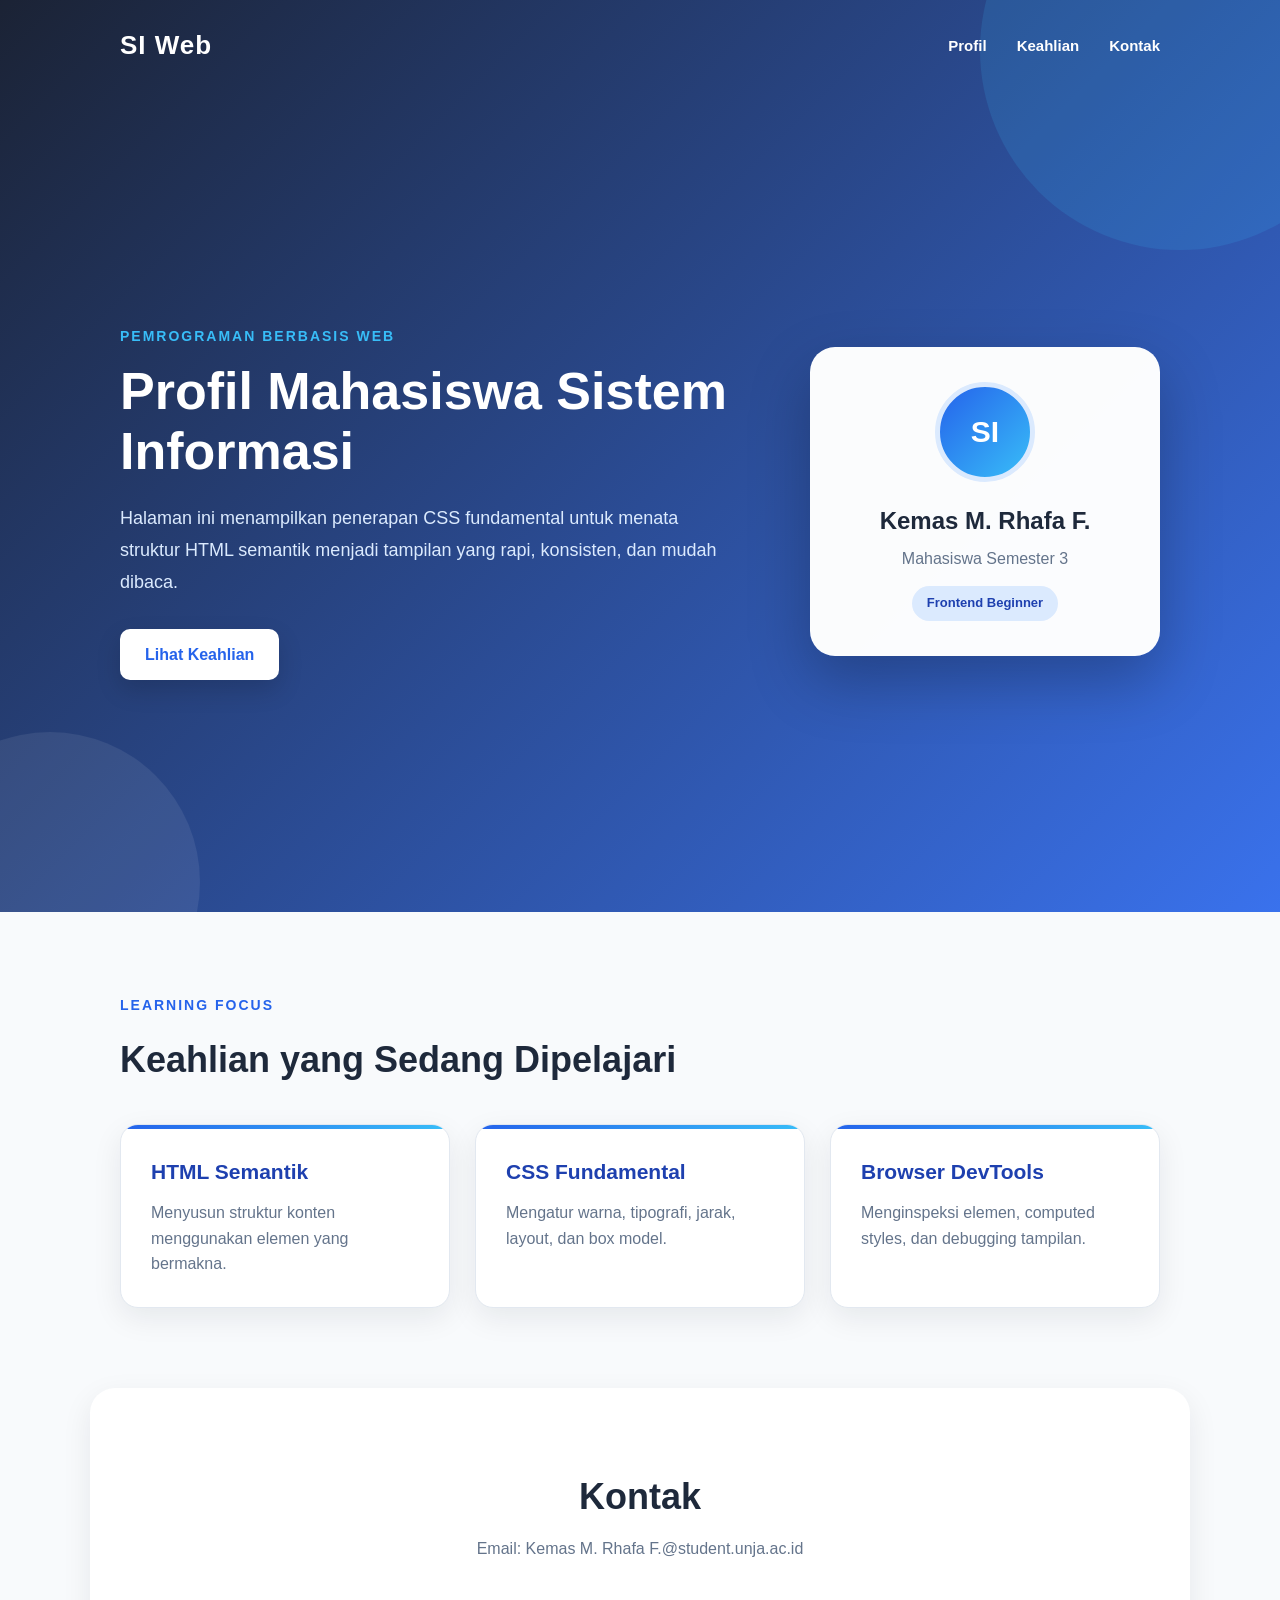
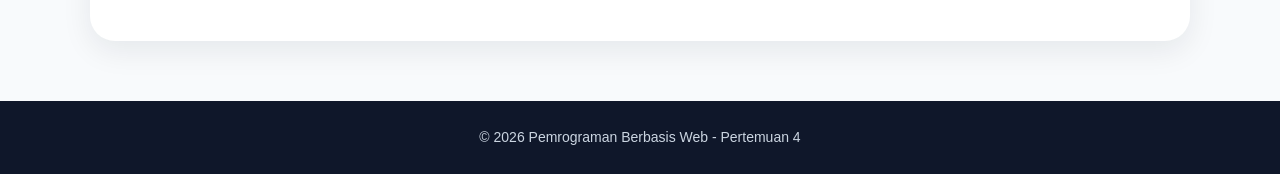
<file: p1/index.html>
<!DOCTYPE html>
<html lang="id">
<head>
    <meta charset="UTF-8">
    <meta name="viewport" content="width=device-width, initial-scale=1.0">
    <title>Profil Mahasiswa Sistem Informasi</title>
    <link rel="stylesheet" href="style.css">
</head>
<body>

<header class="site-header">
    <nav class="navbar" aria-label="Navigasi utama">
        <a class="brand" href="#">SI Web</a>

        <ul class="nav-links">
            <li><a href="#profil">Profil</a></li>
            <li><a href="#keahlian">Keahlian</a></li>
            <li><a href="#kontak">Kontak</a></li>
        </ul>
    </nav>

    <section class="hero" id="profil">
        <div class="hero-text">
            <p class="eyebrow">Pemrograman Berbasis Web</p>
            <h1>Profil Mahasiswa Sistem Informasi</h1>
            <p class="lead">
                Halaman ini menampilkan penerapan CSS fundamental untuk
                menata struktur HTML semantik menjadi tampilan yang rapi,
                konsisten, dan mudah dibaca.
            </p>
            <a class="button" href="#keahlian">Lihat Keahlian</a>
        </div>

        <div class="profile-card" aria-label="Kartu profil singkat">
            <div class="avatar">SI</div>
            <h2>Kemas M. Rhafa F.</h2>
            <p>Mahasiswa Semester 3</p>
            <span>Frontend Beginner</span>
        </div>
    </section>
</header>

<main>
    <section class="section" id="keahlian">
        <p class="eyebrow">Learning Focus</p>
        <h2>Keahlian yang Sedang Dipelajari</h2>

        <div class="grid">
            <article class="card">
                <h3>HTML Semantik</h3>
                <p>Menyusun struktur konten menggunakan elemen yang bermakna.</p>
            </article>

            <article class="card">
                <h3>CSS Fundamental</h3>
                <p>Mengatur warna, tipografi, jarak, layout, dan box model.</p>
            </article>

            <article class="card">
                <h3>Browser DevTools</h3>
                <p>Menginspeksi elemen, computed styles, dan debugging tampilan.</p>
            </article>
        </div>
    </section>

    <section class="section contact" id="kontak">
        <h2>Kontak</h2>
        <p>Email: Kemas M. Rhafa F.@student.unja.ac.id</p>
    </section>
</main>

<footer class="footer">
    <p>&copy; 2026 Pemrograman Berbasis Web - Pertemuan 4</p>
</footer>

</body>
</html>
</file>
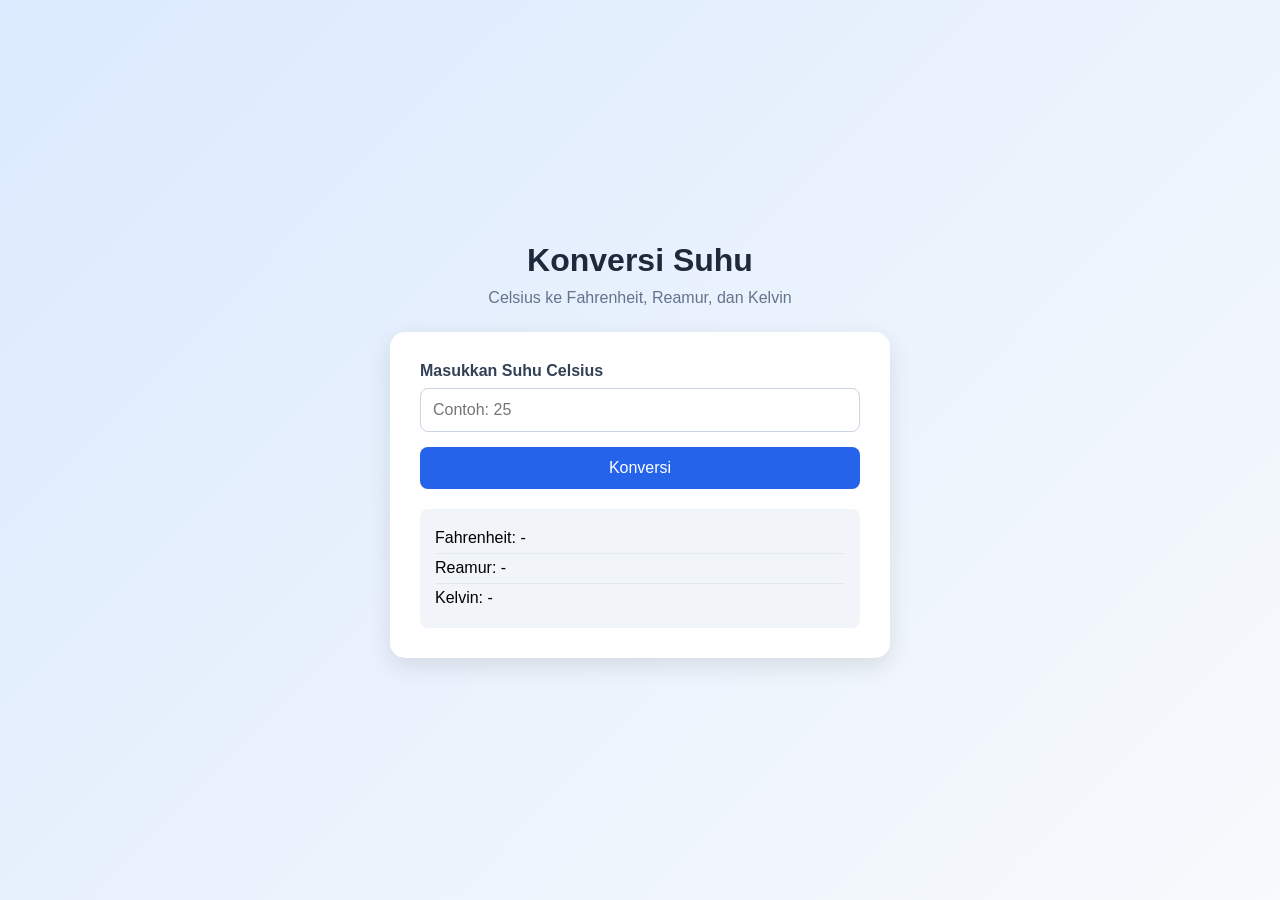
<file: p10/index.html>
<!DOCTYPE html>
<html lang="id">
<head>
    <meta charset="UTF-8">
    <meta name="viewport" content="width=device-width, initial-scale=1.0">
    <title>Konversi Suhu</title>
    <link rel="stylesheet" href="style.css">
</head>
<body>

    <div class="container">
        <h1>Konversi Suhu</h1>
        <p class="subtitle">Celsius ke Fahrenheit, Reamur, dan Kelvin</p>

        <div class="card">
            <label for="celsius">Masukkan Suhu Celsius</label>
            <input type="number" id="celsius" placeholder="Contoh: 25">

            <button onclick="konversiSuhu()">Konversi</button>

            <div id="hasil">
                <p>Fahrenheit: -</p>
                <p>Reamur: -</p>
                <p>Kelvin: -</p>
            </div>
        </div>
    </div>

    <script src="script.js"></script>

</body>
</html>
</file>
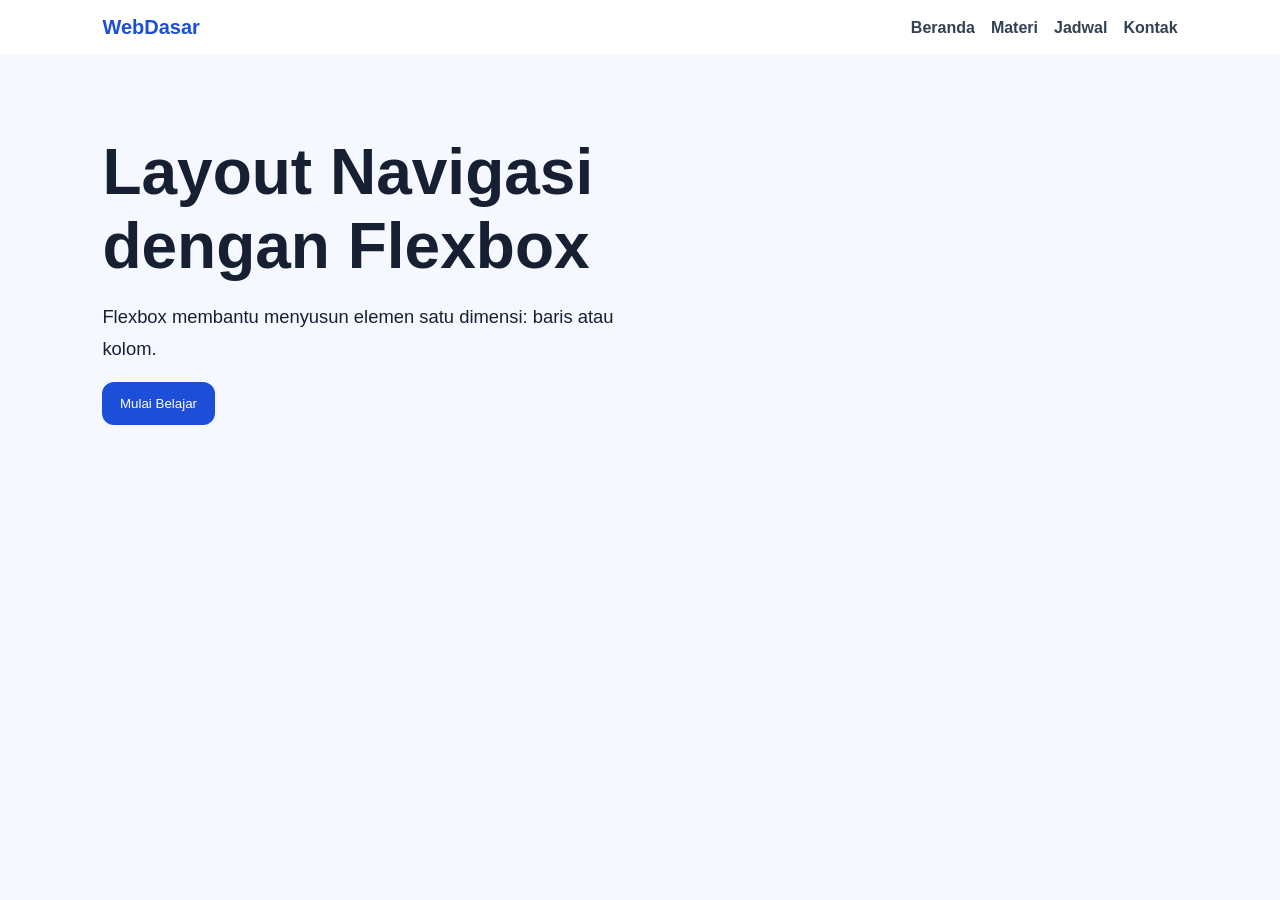
<file: p2/index.html>
<!DOCTYPE html>
<html lang="id">
<head>
    <meta charset="UTF-8">
    <meta name="viewport" content="width=device-width, initial-scale=1.0">
    <title>Contoh Flexbox Navbar</title>
    <link rel="stylesheet" href="style.css">
</head>
<body>

<header class="site-header">
    <a class="brand" href="#">WebDasar</a>

    <nav class="nav-menu" aria-label="Menu utama">
        <a href="#">Beranda</a>
        <a href="#">Materi</a>
        <a href="#">Jadwal</a>
        <a href="#">Kontak</a>
    </nav>
</header>

<main class="hero">
    <h1>Layout Navigasi dengan Flexbox</h1>
    <p>Flexbox membantu menyusun elemen satu dimensi: baris atau kolom.</p>
    <button>Mulai Belajar</button>
</main>

</body>
</html>
</file>
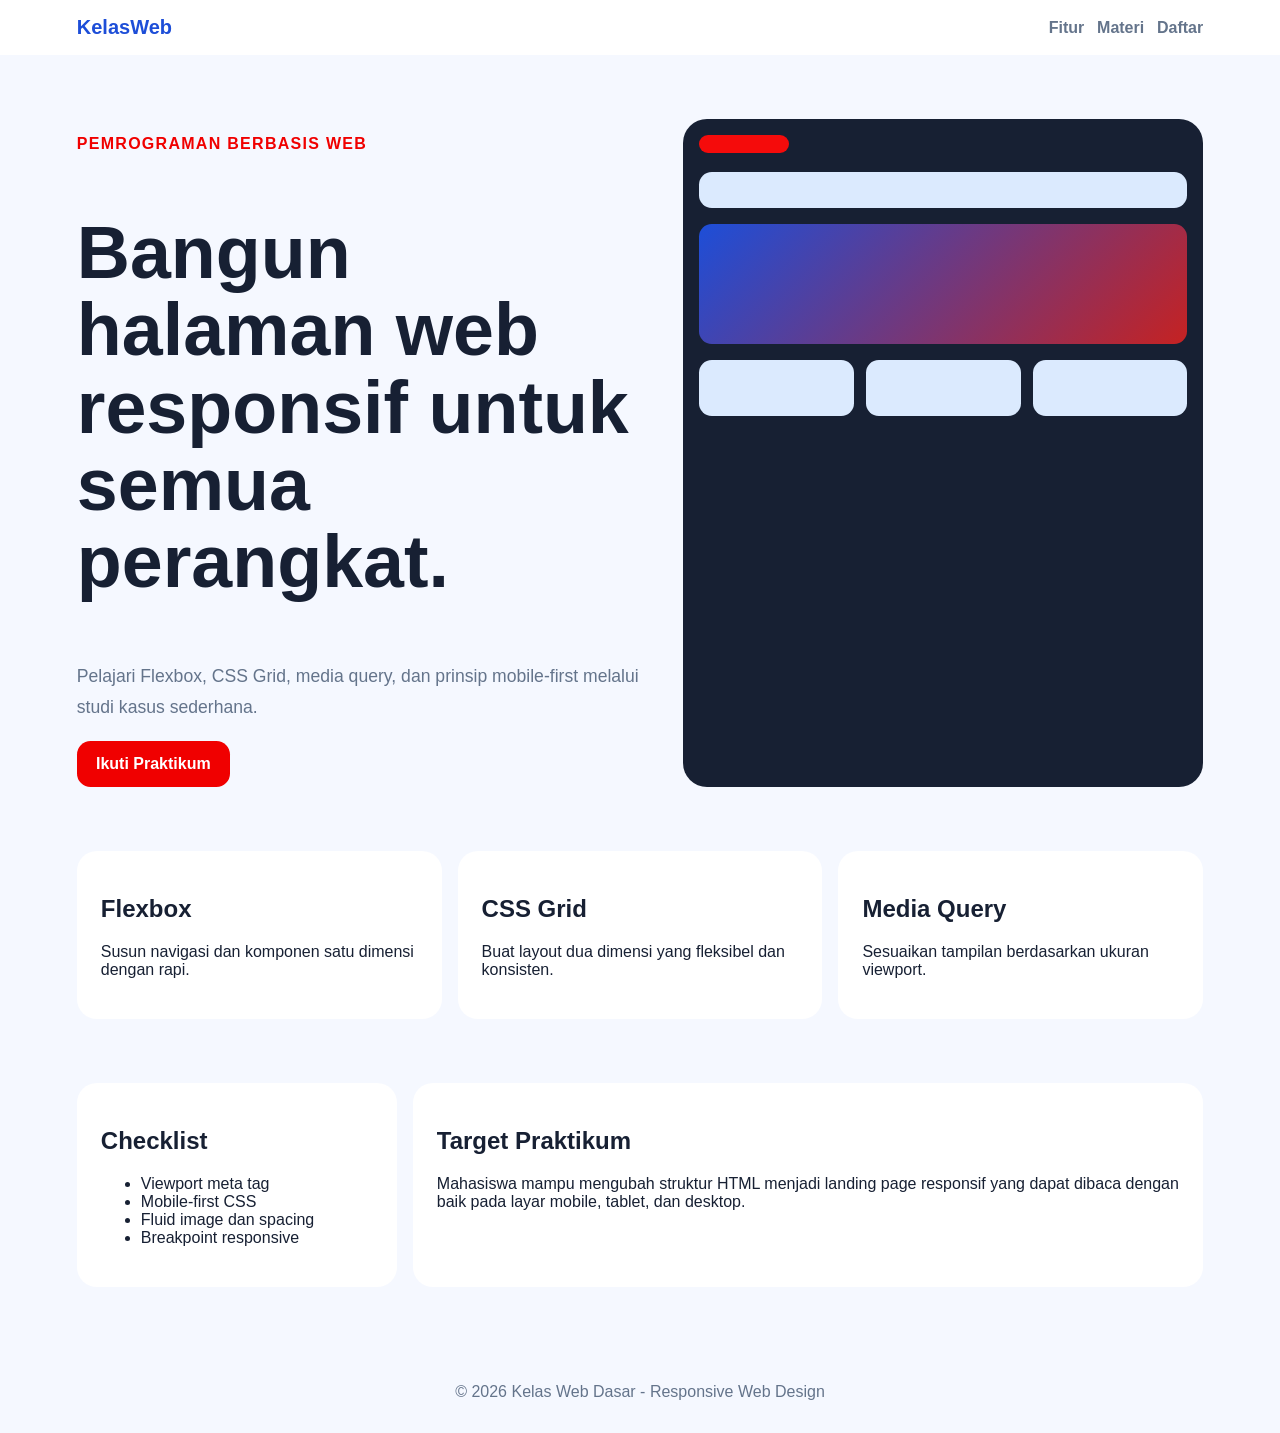
<file: p3/index.html>
<!DOCTYPE html>
<html lang="id">
<head>
    <meta charset="UTF-8">
    <meta name="viewport" content="width=device-width, initial-scale=1.0">
    <title>Kelas Web Dasar</title>
    <link rel="stylesheet" href="style.css">
</head>

<body>

<header class="topbar">
    <a class="brand" href="#">KelasWeb</a>

    <nav class="nav" aria-label="Menu utama">
        <a href="#fitur">Fitur</a>
        <a href="#materi">Materi</a>
        <a href="#daftar">Daftar</a>
    </nav>
</header>

<main>

<section class="hero">
    <div class="hero-text">
        <p class="eyebrow">Pemrograman Berbasis Web</p>
        <h1>Bangun halaman web responsif untuk semua perangkat.</h1>
        <p class="lead">
            Pelajari Flexbox, CSS Grid, media query, dan prinsip
            mobile-first melalui studi kasus sederhana.
        </p>
        <a class="btn" href="#daftar">Ikuti Praktikum</a>
    </div>

    <div class="device-card" aria-label="Ilustrasi tampilan responsif">
        <div class="browser-bar"></div>
        <div class="mock-nav"></div>
        <div class="mock-hero"></div>

        <div class="mock-grid">
            <span></span>
            <span></span>
            <span></span>
        </div>
    </div>
</section>

<section id="fitur" class="features">
    <article>
        <h2>Flexbox</h2>
        <p>Susun navigasi dan komponen satu dimensi dengan rapi.</p>
    </article>

    <article>
        <h2>CSS Grid</h2>
        <p>Buat layout dua dimensi yang fleksibel dan konsisten.</p>
    </article>

    <article>
        <h2>Media Query</h2>
        <p>Sesuaikan tampilan berdasarkan ukuran viewport.</p>
    </article>
</section>

<section id="materi" class="content-layout">
    <aside>
        <h2>Checklist</h2>
        <ul>
            <li>Viewport meta tag</li>
            <li>Mobile-first CSS</li>
            <li>Fluid image dan spacing</li>
            <li>Breakpoint responsive</li>
        </ul>
    </aside>

    <article>
        <h2>Target Praktikum</h2>
        <p>
            Mahasiswa mampu mengubah struktur HTML menjadi landing page
            responsif yang dapat dibaca dengan baik pada layar mobile,
            tablet, dan desktop.
        </p>
    </article>
</section>

</main>

<footer id="daftar">
    &copy; 2026 Kelas Web Dasar - Responsive Web Design
</footer>

</body>
</html>
</file>
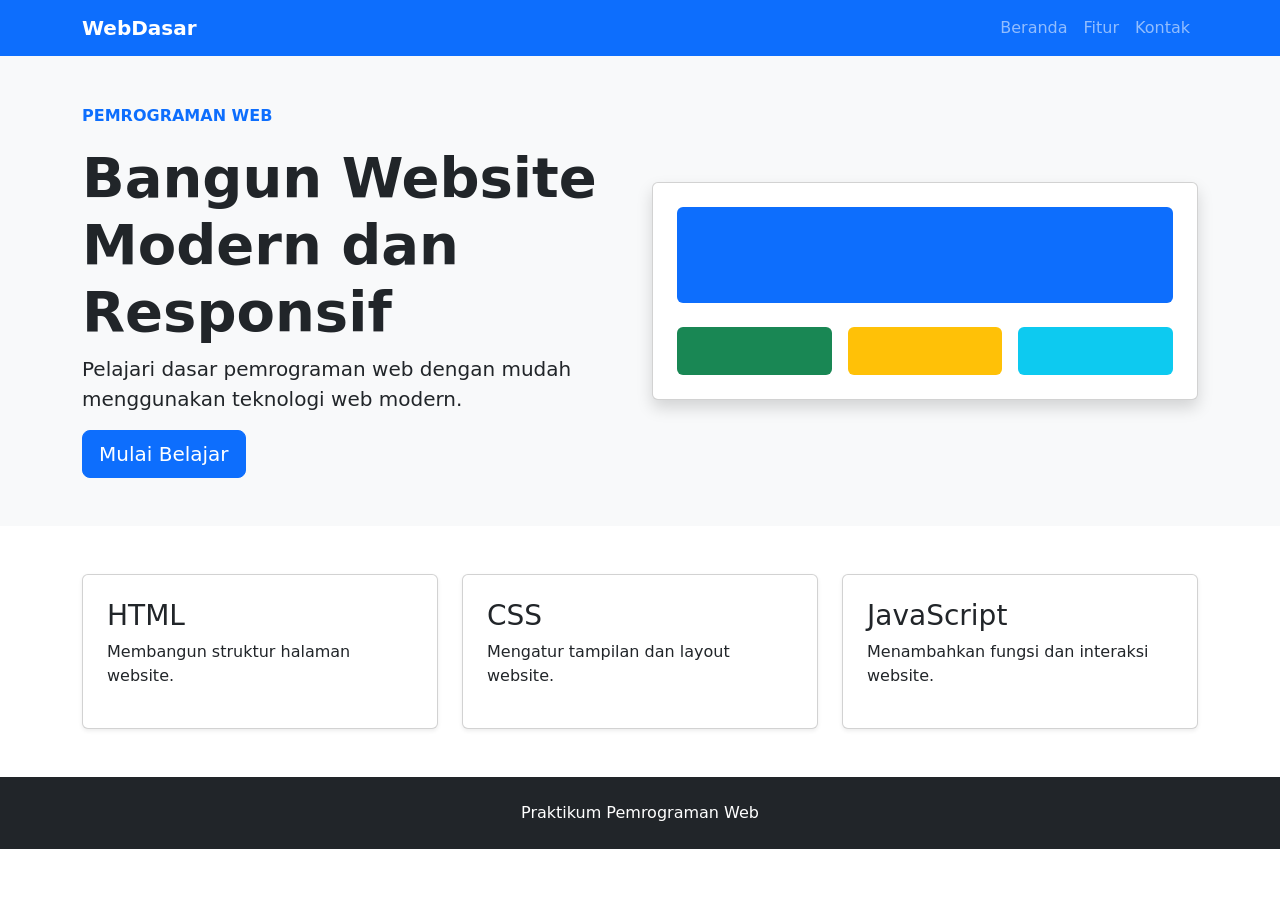
<file: p4/index.html>
<!DOCTYPE html>
<html lang="id">
<head>
    <meta charset="UTF-8">
    <meta name="viewport" content="width=device-width, initial-scale=1.0">
    <title>Landing Page Bootstrap</title>

    <link
        href="https://cdn.jsdelivr.net/npm/bootstrap@5.3.3/dist/css/bootstrap.min.css"
        rel="stylesheet">
</head>

<body>

<nav class="navbar navbar-expand-lg bg-primary navbar-dark">
    <div class="container">
        <a class="navbar-brand fw-bold" href="#">WebDasar</a>

        <button
            class="navbar-toggler"
            type="button"
            data-bs-toggle="collapse"
            data-bs-target="#navbarNav">
            <span class="navbar-toggler-icon"></span>
        </button>

        <div class="collapse navbar-collapse" id="navbarNav">
            <ul class="navbar-nav ms-auto">
                <li class="nav-item">
                    <a class="nav-link" href="#">Beranda</a>
                </li>
                <li class="nav-item">
                    <a class="nav-link" href="#fitur">Fitur</a>
                </li>
                <li class="nav-item">
                    <a class="nav-link" href="#kontak">Kontak</a>
                </li>
            </ul>
        </div>
    </div>
</nav>

<section class="py-5 bg-light">
    <div class="container">
        <div class="row align-items-center min-vh-75">
            <div class="col-lg-6">
                <p class="text-primary fw-bold">PEMROGRAMAN WEB</p>

                <h1 class="display-4 fw-bold">
                    Bangun Website Modern dan Responsif
                </h1>

                <p class="lead">
                    Pelajari dasar pemrograman web dengan mudah menggunakan
                    teknologi web modern.
                </p>

                <a href="#fitur" class="btn btn-primary btn-lg">
                    Mulai Belajar
                </a>
            </div>

            <div class="col-lg-6 mt-4 mt-lg-0">
                <div class="card shadow p-4">
                    <div class="bg-primary rounded p-5"></div>
                    <div class="row g-3 mt-2">
                        <div class="col-4">
                            <div class="bg-success rounded p-4"></div>
                        </div>
                        <div class="col-4">
                            <div class="bg-warning rounded p-4"></div>
                        </div>
                        <div class="col-4">
                            <div class="bg-info rounded p-4"></div>
                        </div>
                    </div>
                </div>
            </div>
        </div>
    </div>
</section>

<section id="fitur" class="py-5">
    <div class="container">
        <div class="row g-4">

            <div class="col-md-4">
                <div class="card h-100 shadow-sm p-4">
                    <h3>HTML</h3>
                    <p>Membangun struktur halaman website.</p>
                </div>
            </div>

            <div class="col-md-4">
                <div class="card h-100 shadow-sm p-4">
                    <h3>CSS</h3>
                    <p>Mengatur tampilan dan layout website.</p>
                </div>
            </div>

            <div class="col-md-4">
                <div class="card h-100 shadow-sm p-4">
                    <h3>JavaScript</h3>
                    <p>Menambahkan fungsi dan interaksi website.</p>
                </div>
            </div>

        </div>
    </div>
</section>

<footer id="kontak" class="bg-dark text-white text-center py-4">
    <p class="mb-0">Praktikum Pemrograman Web</p>
</footer>

<script
    src="https://cdn.jsdelivr.net/npm/bootstrap@5.3.3/dist/js/bootstrap.bundle.min.js">
</script>

</body>
</html>
</file>
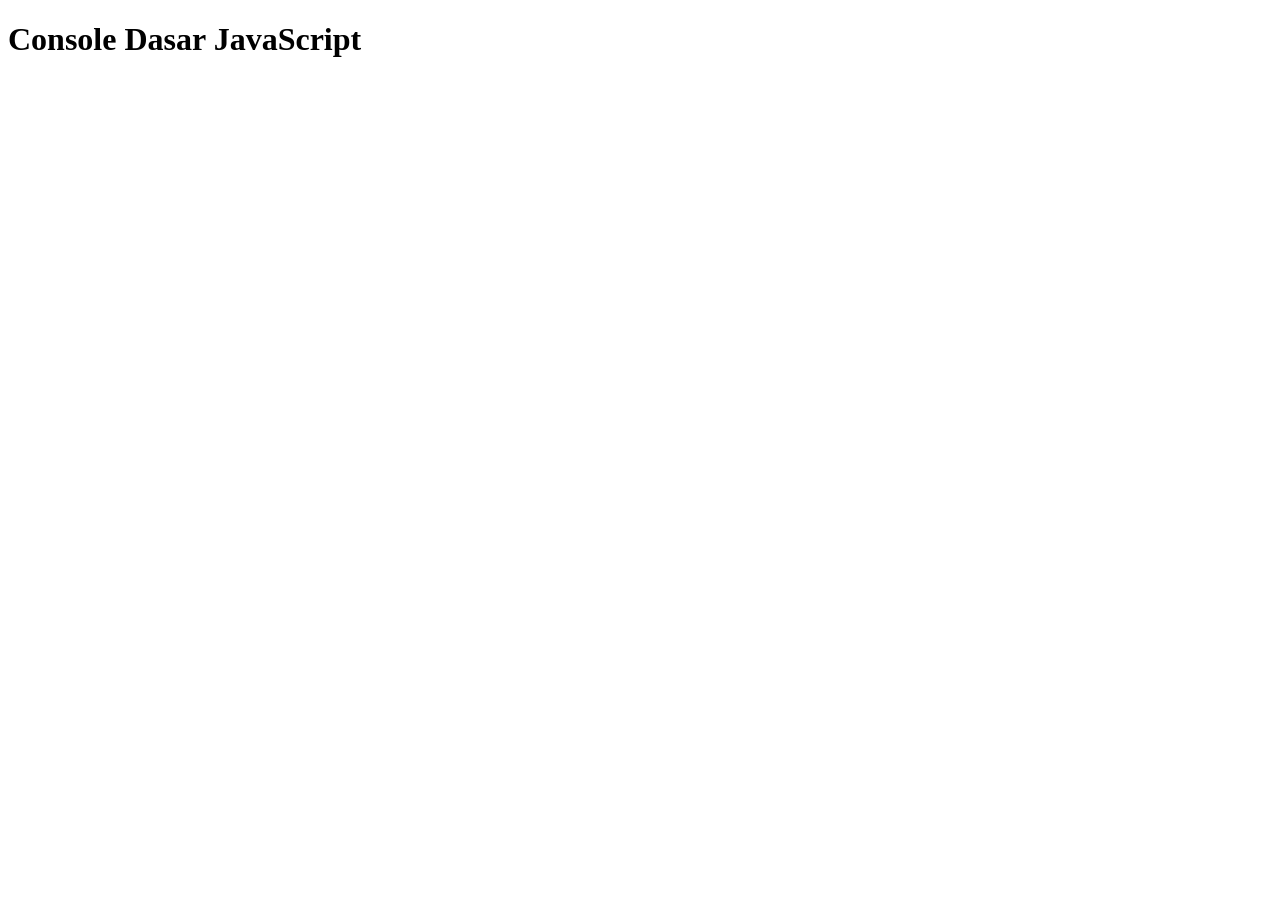
<file: p6/index.html>
<!DOCTYPE html>
<html lang="id">
<head>
    <meta charset="UTF-8">
    <meta name="viewport" content="width=device-width, initial-scale=1.0">
    <title>Console Dasar</title>
</head>
<body>

    <h1>Console Dasar JavaScript</h1>

    <script>
        console.log("Hello World");
        console.log("Nama: Kemas M. Rhafa F.");
        console.log("Email: kemas.rhafa@email.com");
    </script>

</body>
</html>
</file>
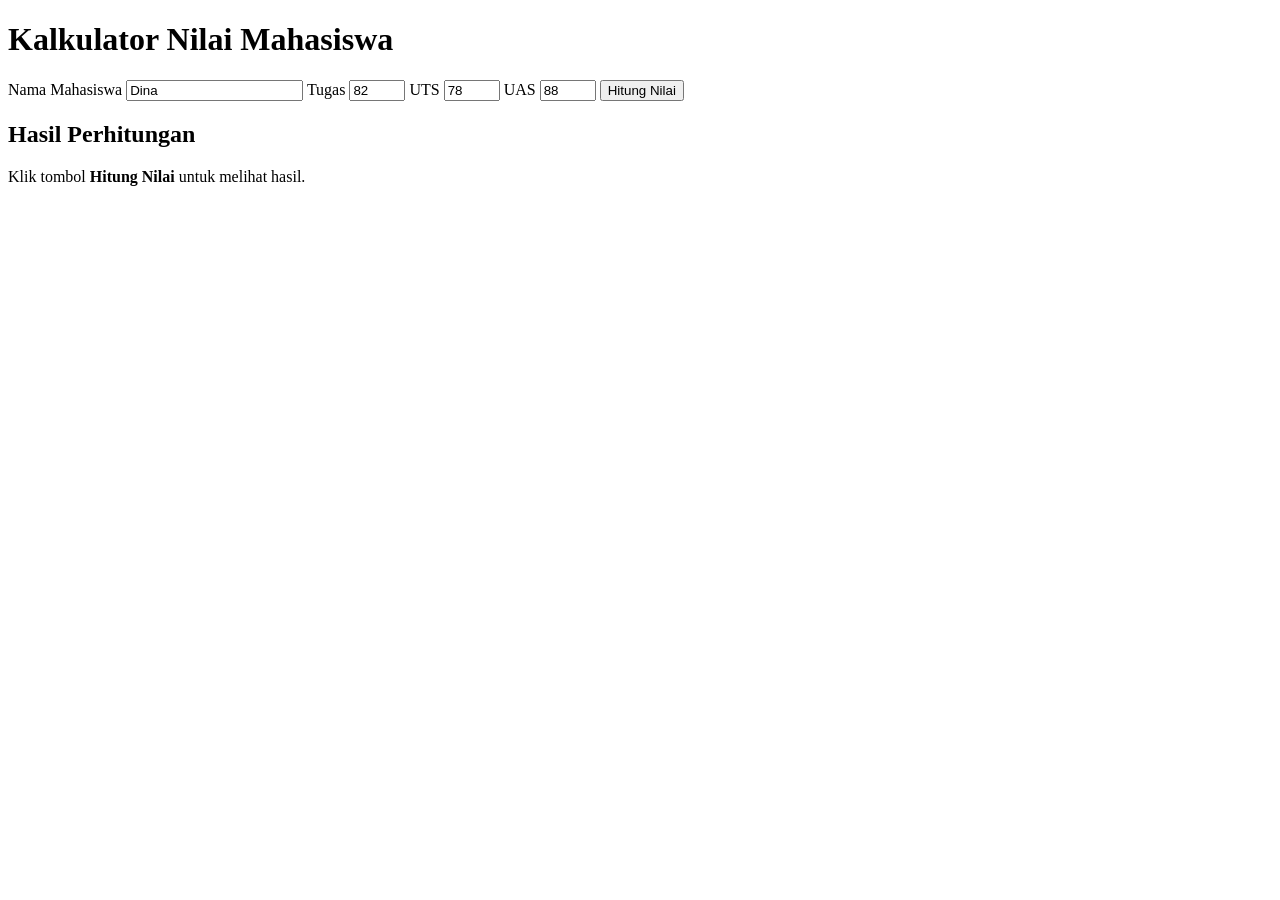
<file: p7/index.html>
<!DOCTYPE html>
<html lang="id">
<head>
    <meta charset="UTF-8">
    <meta name="viewport" content="width=device-width, initial-scale=1.0">
    <title>Kalkulator Nilai Mahasiswa</title>
</head>
<body>

<main>
    <h1>Kalkulator Nilai Mahasiswa</h1>

    <form id="formNilai">

        <label for="nama">Nama Mahasiswa</label>
        <input id="nama" type="text" value="Dina" required>

        <label for="tugas">Tugas</label>
        <input id="tugas" type="number" min="0" max="100" value="82" required>

        <label for="uts">UTS</label>
        <input id="uts" type="number" min="0" max="100" value="78" required>

        <label for="uas">UAS</label>
        <input id="uas" type="number" min="0" max="100" value="88" required>

        <button type="submit">Hitung Nilai</button>

    </form>

    <article id="hasil">
        <h2>Hasil Perhitungan</h2>
        <p>Klik tombol <strong>Hitung Nilai</strong> untuk melihat hasil.</p>
    </article>
</main>

<script src="script.js"></script>

</body>
</html>
</file>
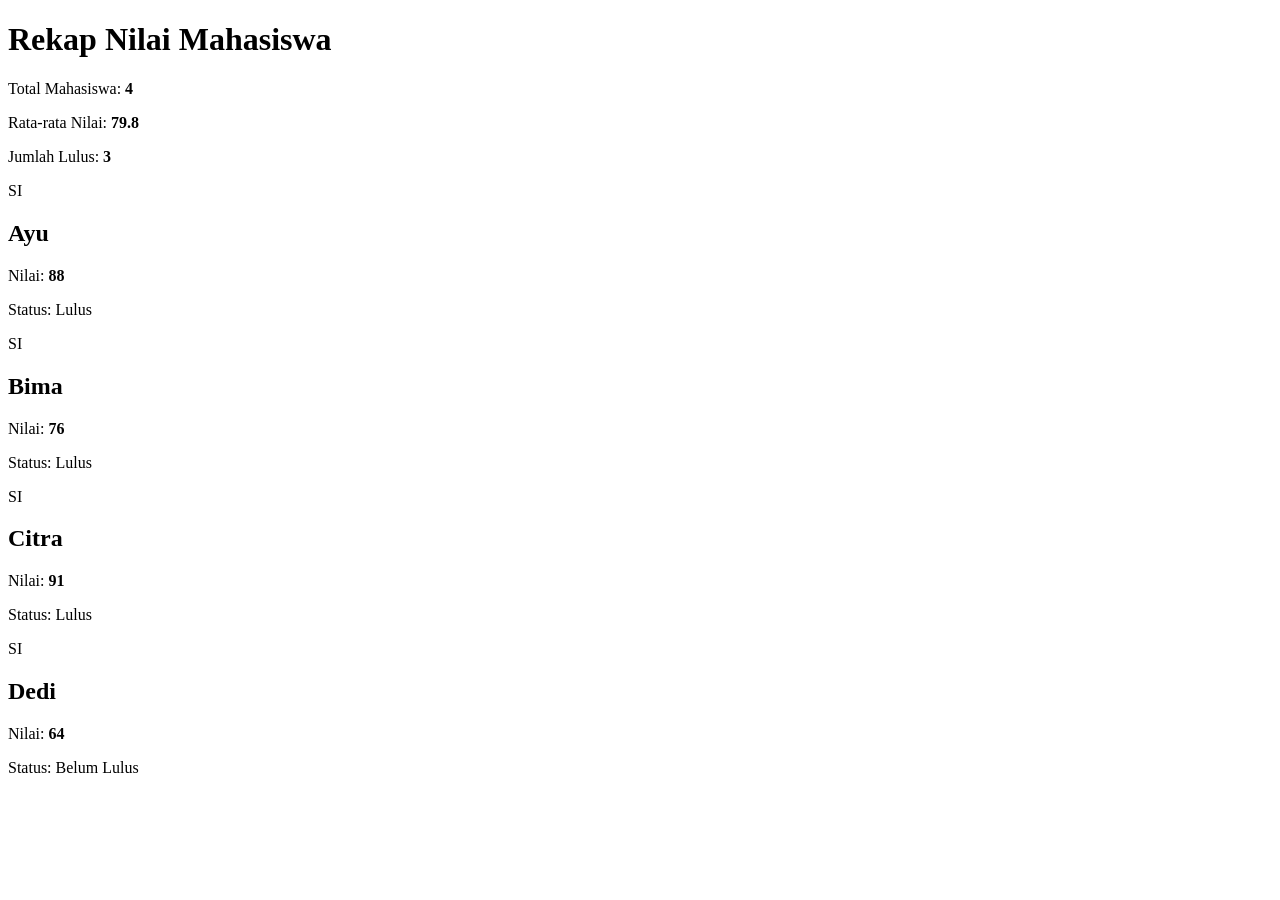
<file: p8/index.html>
<!DOCTYPE html>
<html lang="id">
<head>
    <meta charset="UTF-8">
    <meta name="viewport" content="width=device-width, initial-scale=1.0">
    <title>Rekap Nilai Mahasiswa</title>
</head>
<body>

<h1>Rekap Nilai Mahasiswa</h1>

<div id="ringkasan"></div>
<div id="daftar"></div>

<script src="script.js"></script>

</body>
</html>
</file>
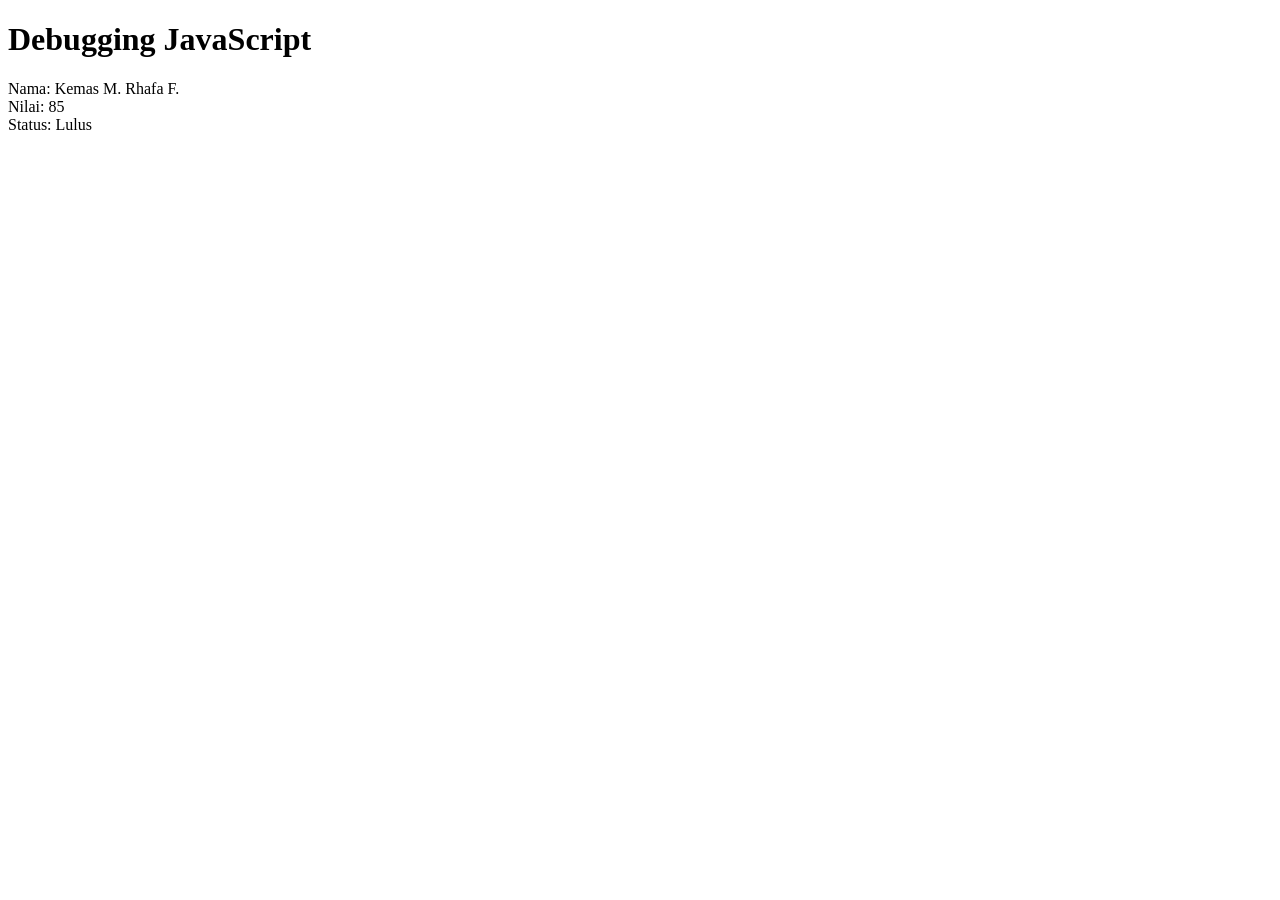
<file: p9/index.html>
<!DOCTYPE html>
<html lang="id">
<head>
    <meta charset="UTF-8">
    <meta name="viewport" content="width=device-width, initial-scale=1.0">
    <title>Percobaan 9 - Debugging</title>
</head>
<body>

    <h1>Debugging JavaScript</h1>

    <p id="hasil"></p>

    <script src="script.js"></script>

</body>
</html>
</file>
<file: p1/style.css>
:root {
    --primary: #2563eb;
    --primary-dark: #1e40af;
    --secondary: #0f172a;
    --accent: #38bdf8;
    --text: #1e293b;
    --muted: #64748b;
    --light: #f8fafc;
    --white: #ffffff;
    --border: #e2e8f0;
}

* {
    margin: 0;
    padding: 0;
    box-sizing: border-box;
}

html {
    scroll-behavior: smooth;
}

body {
    font-family: Arial, Helvetica, sans-serif;
    color: var(--text);
    background: var(--light);
    line-height: 1.6;
}

/* HEADER */

.site-header {
    min-height: 100vh;
    background:
        linear-gradient(
            135deg,
            rgba(15, 23, 42, 0.95),
            rgba(37, 99, 235, 0.9)
        );
    color: var(--white);
    position: relative;
    overflow: hidden;
}

.site-header::before {
    content: "";
    position: absolute;
    width: 400px;
    height: 400px;
    border-radius: 50%;
    background: rgba(56, 189, 248, 0.15);
    top: -150px;
    right: -100px;
}

.site-header::after {
    content: "";
    position: absolute;
    width: 300px;
    height: 300px;
    border-radius: 50%;
    background: rgba(255, 255, 255, 0.08);
    bottom: -120px;
    left: -100px;
}

/* NAVBAR */

.navbar {
    max-width: 1100px;
    margin: auto;
    padding: 25px 30px;
    display: flex;
    align-items: center;
    justify-content: space-between;
    position: relative;
    z-index: 2;
}

.brand {
    color: var(--white);
    text-decoration: none;
    font-size: 26px;
    font-weight: bold;
    letter-spacing: 1px;
}

.nav-links {
    list-style: none;
    display: flex;
    gap: 30px;
}

.nav-links a {
    color: var(--white);
    text-decoration: none;
    font-size: 15px;
    font-weight: 600;
    transition: 0.3s;
}

.nav-links a:hover {
    color: var(--accent);
}

/* HERO */

.hero {
    max-width: 1100px;
    min-height: calc(100vh - 80px);
    margin: auto;
    padding: 60px 30px;
    display: grid;
    grid-template-columns: 1fr 350px;
    gap: 70px;
    align-items: center;
    position: relative;
    z-index: 1;
}

.hero-text {
    max-width: 650px;
}

.eyebrow {
    display: inline-block;
    color: var(--accent);
    font-size: 14px;
    font-weight: bold;
    text-transform: uppercase;
    letter-spacing: 2px;
    margin-bottom: 15px;
}

.hero h1 {
    font-size: 52px;
    line-height: 1.15;
    margin-bottom: 20px;
}

.lead {
    color: #dbeafe;
    font-size: 18px;
    line-height: 1.8;
    margin-bottom: 30px;
}

/* BUTTON */

.button {
    display: inline-block;
    padding: 13px 25px;
    background: var(--white);
    color: var(--primary);
    border-radius: 10px;
    text-decoration: none;
    font-weight: bold;
    transition: 0.3s;
    box-shadow: 0 10px 25px rgba(0, 0, 0, 0.15);
}

.button:hover {
    background: var(--accent);
    color: var(--white);
    transform: translateY(-3px);
}

/* PROFILE CARD */

.profile-card {
    background: rgba(255, 255, 255, 0.98);
    color: var(--text);
    padding: 35px 25px;
    border-radius: 25px;
    text-align: center;
    box-shadow: 0 25px 60px rgba(0, 0, 0, 0.25);
    transition: 0.3s;
}

.profile-card:hover {
    transform: translateY(-8px);
}

.avatar {
    width: 100px;
    height: 100px;
    margin: 0 auto 20px;
    border-radius: 50%;
    display: flex;
    align-items: center;
    justify-content: center;
    background: linear-gradient(
        135deg,
        var(--primary),
        var(--accent)
    );
    color: var(--white);
    font-size: 30px;
    font-weight: bold;
    border: 5px solid #dbeafe;
}

.profile-card h2 {
    font-size: 24px;
    margin-bottom: 5px;
}

.profile-card p {
    color: var(--muted);
    margin-bottom: 15px;
}

.profile-card span {
    display: inline-block;
    padding: 7px 15px;
    background: #dbeafe;
    color: var(--primary-dark);
    border-radius: 20px;
    font-size: 13px;
    font-weight: bold;
}

/* SECTION */

.section {
    max-width: 1100px;
    margin: auto;
    padding: 80px 30px;
}

.section .eyebrow {
    color: var(--primary);
}

.section > h2 {
    font-size: 36px;
    margin-bottom: 35px;
}

/* CARD GRID */

.grid {
    display: grid;
    grid-template-columns: repeat(3, 1fr);
    gap: 25px;
}

.card {
    background: var(--white);
    padding: 30px;
    border-radius: 18px;
    border: 1px solid var(--border);
    box-shadow: 0 10px 30px rgba(15, 23, 42, 0.08);
    transition: 0.3s;
    position: relative;
    overflow: hidden;
}

.card::before {
    content: "";
    position: absolute;
    left: 0;
    top: 0;
    width: 100%;
    height: 4px;
    background: linear-gradient(
        90deg,
        var(--primary),
        var(--accent)
    );
}

.card:hover {
    transform: translateY(-8px);
    box-shadow: 0 20px 40px rgba(15, 23, 42, 0.12);
}

.card h3 {
    color: var(--primary-dark);
    font-size: 21px;
    margin-bottom: 12px;
}

.card p {
    color: var(--muted);
}

/* CONTACT */

.contact {
    text-align: center;
    background: var(--white);
    border-radius: 25px;
    margin-bottom: 60px;
    box-shadow: 0 10px 30px rgba(15, 23, 42, 0.08);
}

.contact h2 {
    margin-bottom: 10px;
}

.contact p {
    color: var(--muted);
}

/* FOOTER */

.footer {
    background: var(--secondary);
    color: #cbd5e1;
    text-align: center;
    padding: 25px;
    font-size: 14px;
}

/* RESPONSIVE */

@media (max-width: 800px) {

    .navbar {
        flex-direction: column;
        gap: 20px;
    }

    .nav-links {
        gap: 20px;
    }

    .hero {
        grid-template-columns: 1fr;
        text-align: center;
        padding-top: 40px;
    }

    .hero-text {
        margin: auto;
    }

    .hero h1 {
        font-size: 40px;
    }

    .profile-card {
        max-width: 350px;
        width: 100%;
        margin: auto;
    }

    .grid {
        grid-template-columns: 1fr;
    }

    .section > h2 {
        font-size: 30px;
    }
}

@media (max-width: 500px) {

    .navbar {
        padding: 20px;
    }

    .nav-links {
        gap: 15px;
    }

    .nav-links a {
        font-size: 14px;
    }

    .hero {
        padding: 40px 20px;
    }

    .hero h1 {
        font-size: 34px;
    }

    .lead {
        font-size: 16px;
    }

    .section {
        padding: 60px 20px;
    }
}
</file>
<file: p10/style.css>
* {
    box-sizing: border-box;
    margin: 0;
    padding: 0;
}

body {
    font-family: Arial, sans-serif;
    background: linear-gradient(135deg, #dbeafe, #f8fafc);
    min-height: 100vh;
    display: flex;
    justify-content: center;
    align-items: center;
    padding: 20px;
}

.container {
    width: 100%;
    max-width: 500px;
    text-align: center;
}

h1 {
    color: #1e293b;
    margin-bottom: 10px;
}

.subtitle {
    color: #64748b;
    margin-bottom: 25px;
}

.card {
    background-color: white;
    padding: 30px;
    border-radius: 15px;
    box-shadow: 0 8px 25px rgba(0, 0, 0, 0.1);
}

label {
    display: block;
    text-align: left;
    margin-bottom: 8px;
    font-weight: bold;
    color: #334155;
}

input {
    width: 100%;
    padding: 12px;
    border: 1px solid #cbd5e1;
    border-radius: 8px;
    font-size: 16px;
    margin-bottom: 15px;
}

button {
    width: 100%;
    padding: 12px;
    border: none;
    border-radius: 8px;
    background-color: #2563eb;
    color: white;
    font-size: 16px;
    cursor: pointer;
}

button:hover {
    background-color: #1d4ed8;
}

#hasil {
    margin-top: 20px;
    padding: 15px;
    background-color: #f1f5f9;
    border-radius: 8px;
    text-align: left;
    line-height: 1.8;
}

#hasil p {
    border-bottom: 1px solid #e2e8f0;
}

#hasil p:last-child {
    border-bottom: none;
}
</file>
<file: p2/style.css>
* {
    box-sizing: border-box;
}

body {
    margin: 0;
    font-family: Arial, sans-serif;
    background: #f5f8ff;
    color: #172033;
}

.site-header {
    display: flex;
    justify-content: space-between;
    align-items: center;
    gap: 1rem;
    padding: 1rem 8%;
    background: white;
}

.brand {
    font-weight: 800;
    color: #1d4ed8;
    text-decoration: none;
    font-size: 1.25rem;
}

.nav-menu {
    display: flex;
    gap: 1rem;
    flex-wrap: wrap;
}

.nav-menu a {
    text-decoration: none;
    color: #334155;
    font-weight: 600;
}

.hero {
    padding: 5rem 8%;
    max-width: 760px;
}

.hero h1 {
    font-size: clamp(2rem, 5vw, 4rem);
    margin: 0 0 1rem;
}

.hero p {
    font-size: 1.15rem;
    line-height: 1.7;
}

button {
    background: #1d4ed8;
    color: white;
    border: 0;
    padding: .85rem 1.1rem;
    border-radius: .75rem;
}

@media (max-width: 640px) {
    .site-header {
        flex-direction: column;
        align-items: flex-start;
    }

    .nav-menu {
        flex-direction: column;
    }
}
</file>
<file: p3/style.css>
:root {
    --primary: #1d4ed8;
    --accent: #f00000;
    --text: #172033;
    --muted: #64748b;
    --surface: #ffffff;
    --bg: #f5f8ff;
    --radius: 1.25rem;
}

* {
    box-sizing: border-box;
}

html {
    scroll-behavior: smooth;
}

body {
    margin: 0;
    font-family: Arial, sans-serif;
    background: var(--bg);
    color: var(--text);
}

a {
    color: inherit;
}

.topbar {
    display: flex;
    flex-direction: column;
    align-items: flex-start;
    gap: 1rem;
    padding: 1rem 6%;
    background: var(--surface);
}

.brand {
    font-weight: 800;
    color: var(--primary);
    text-decoration: none;
    font-size: 1.25rem;
}

.nav {
    display: flex;
    flex-direction: column;
    gap: .8rem;
}

.nav a {
    text-decoration: none;
    color: var(--muted);
    font-weight: 700;
}

.hero {
    display: grid;
    grid-template-columns: 1fr;
    gap: 2rem;
    padding: 4rem 6%;
}

.eyebrow {
    color: var(--accent);
    font-weight: 800;
    text-transform: uppercase;
    letter-spacing: .08em;
}

h1 {
    font-size: clamp(2.1rem, 8vw, 4.6rem);
    line-height: 1.05;
}

.lead {
    color: var(--muted);
    font-size: 1.1rem;
    line-height: 1.75;
}

.btn {
    display: inline-block;
    background: var(--accent);
    color: white;
    text-decoration: none;
    padding: .9rem 1.2rem;
    border-radius: .85rem;
    font-weight: 800;
}

.device-card {
    background: #172033;
    border-radius: 1.5rem;
    padding: 1rem;
    min-height: 330px;
}

.browser-bar {
    height: 18px;
    width: 90px;
    border-radius: 999px;
    background: #f50b0b;
    margin-bottom: 1.2rem;
}

.mock-nav,
.mock-hero,
.mock-grid span {
    border-radius: .8rem;
    background: #dbeafe;
    display: block;
}

.mock-nav {
    height: 36px;
    margin-bottom: 1rem;
}

.mock-hero {
    height: 120px;
    margin-bottom: 1rem;
    background: linear-gradient(135deg, #1d4ed8, #c52222);
}

.mock-grid {
    display: grid;
    grid-template-columns: repeat(3, 1fr);
    gap: .75rem;
}

.mock-grid span {
    height: 56px;
}

.features {
    display: grid;
    grid-template-columns: 1fr;
    gap: 1rem;
    padding: 0 6% 4rem;
}

.features article,
.content-layout > * {
    background: var(--surface);
    border-radius: var(--radius);
    padding: 1.5rem;
}

.content-layout {
    display: grid;
    grid-template-columns: 1fr;
    gap: 1rem;
    padding: 0 6% 4rem;
}

footer {
    text-align: center;
    color: var(--muted);
    padding: 2rem 6%;
}

@media (min-width: 700px) {
    .topbar {
        flex-direction: row;
        justify-content: space-between;
        align-items: center;
    }

    .nav {
        flex-direction: row;
    }

    .hero {
        grid-template-columns: 1.05fr .95fr;
        min-height: 72vh;
    }

    .features {
        grid-template-columns: repeat(3, 1fr);
    }

    .mock-grid {
        grid-template-columns: repeat(3, 1fr);
    }
}

@media (min-width: 980px) {
    .content-layout {
        grid-template-columns: 320px 1fr;
    }
}
</file>
